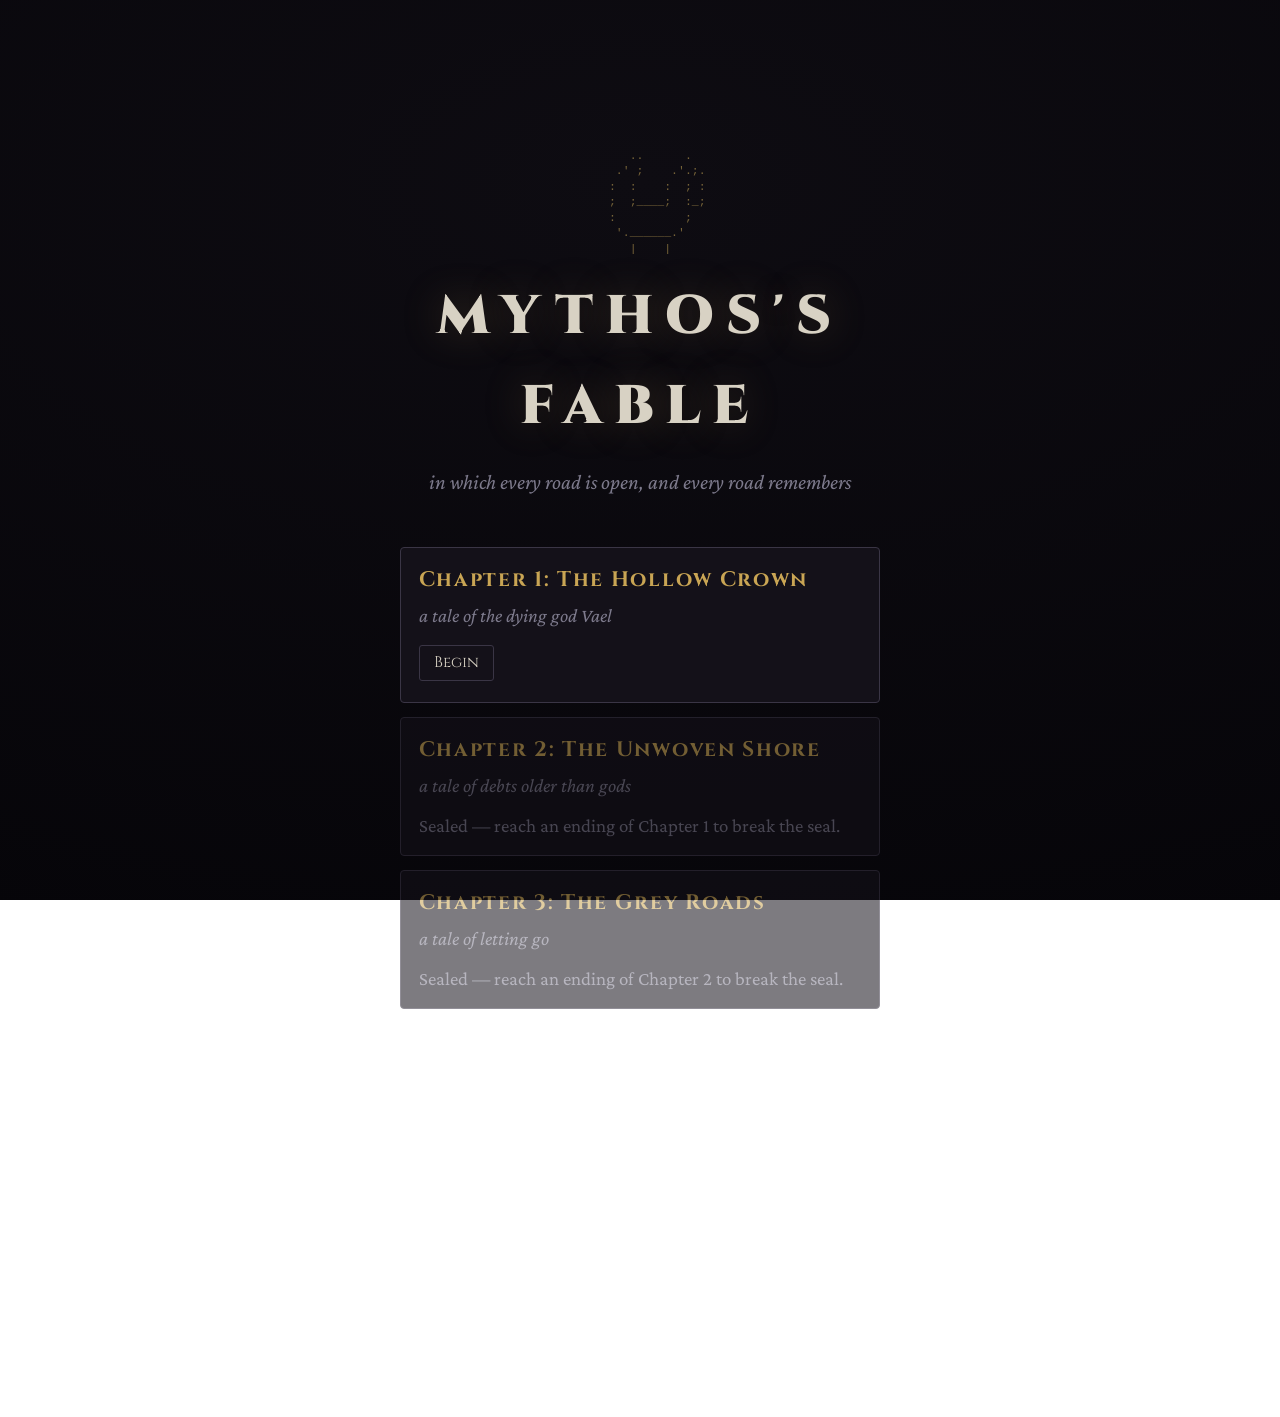
<file: index.html>
<!DOCTYPE html>
<html lang="en">
<head>
<meta charset="utf-8">
<meta name="viewport" content="width=device-width, initial-scale=1">
<title>Mythos's Fable</title>
<link rel="preconnect" href="https://fonts.googleapis.com">
<link rel="preconnect" href="https://fonts.gstatic.com" crossorigin>
<link href="https://fonts.googleapis.com/css2?family=Cinzel:wght@500;700;900&family=Crimson+Pro:ital,wght@0,400;0,600;1,400;1,600&display=swap" rel="stylesheet">
<link rel="stylesheet" href="css/style.css">
</head>
<body>
  <header id="toolbar" class="hidden"></header>
  <main id="stage">
    <div id="column">
      <div id="scroll"></div>
      <div id="controls"></div>
    </div>
  </main>
  <div id="modal-root" class="hidden"></div>
  <div id="toast-root"></div>

  <!-- Load order matters: namespace → data → framework → story → engine → UI.
       Plain scripts (no modules) so the game runs straight off file://.
       Each chapter pack (js/story/packs/chN.js) loads before its part files.
       Keep this list mirrored in dev-smoke.html. -->
  <script src="js/00-namespace.js"></script>
  <script src="js/items.js"></script>
  <script src="js/dice.js"></script>
  <script src="js/state.js"></script>
  <script src="js/combat.js"></script>
  <script src="js/fx.js"></script>
  <script src="js/story/helpers.js"></script>
  <script src="js/dsl.js"></script>
  <script src="js/chapters.js"></script>
  <script src="js/bridge.js"></script>
  <script src="js/story/prologue.js"></script>
  <script src="js/story/act1.js"></script>
  <script src="js/story/act2.js"></script>
  <script src="js/story/act3.js"></script>
  <script src="js/story/endings.js"></script>
  <script src="js/story/index.js"></script>
  <script src="js/story/packs/ch2.js"></script>
  <script src="js/story/c2/openings.js"></script>
  <script src="js/story/c2/act1.js"></script>
  <script src="js/story/c2/act2.js"></script>
  <script src="js/story/c2/act3.js"></script>
  <script src="js/story/c2/endings.js"></script>
  <script src="js/story/packs/ch3.js"></script>
  <script src="js/story/packs/ch3-openings.js"></script>
  <script src="js/story/packs/ch3-act1.js"></script>
  <script src="js/story/packs/ch3-act2.js"></script>
  <script src="js/story/packs/ch3-act3.js"></script>
  <script src="js/story/packs/ch3-endings.js"></script>
  <script src="js/engine.js"></script>
  <script src="js/save.js"></script>
  <script src="js/profile.js"></script>
  <script src="js/presenter.js"></script>
  <script src="js/meta.js"></script>
  <script src="js/map.js"></script>
  <script src="js/main.js"></script>
</body>
</html>
</file>
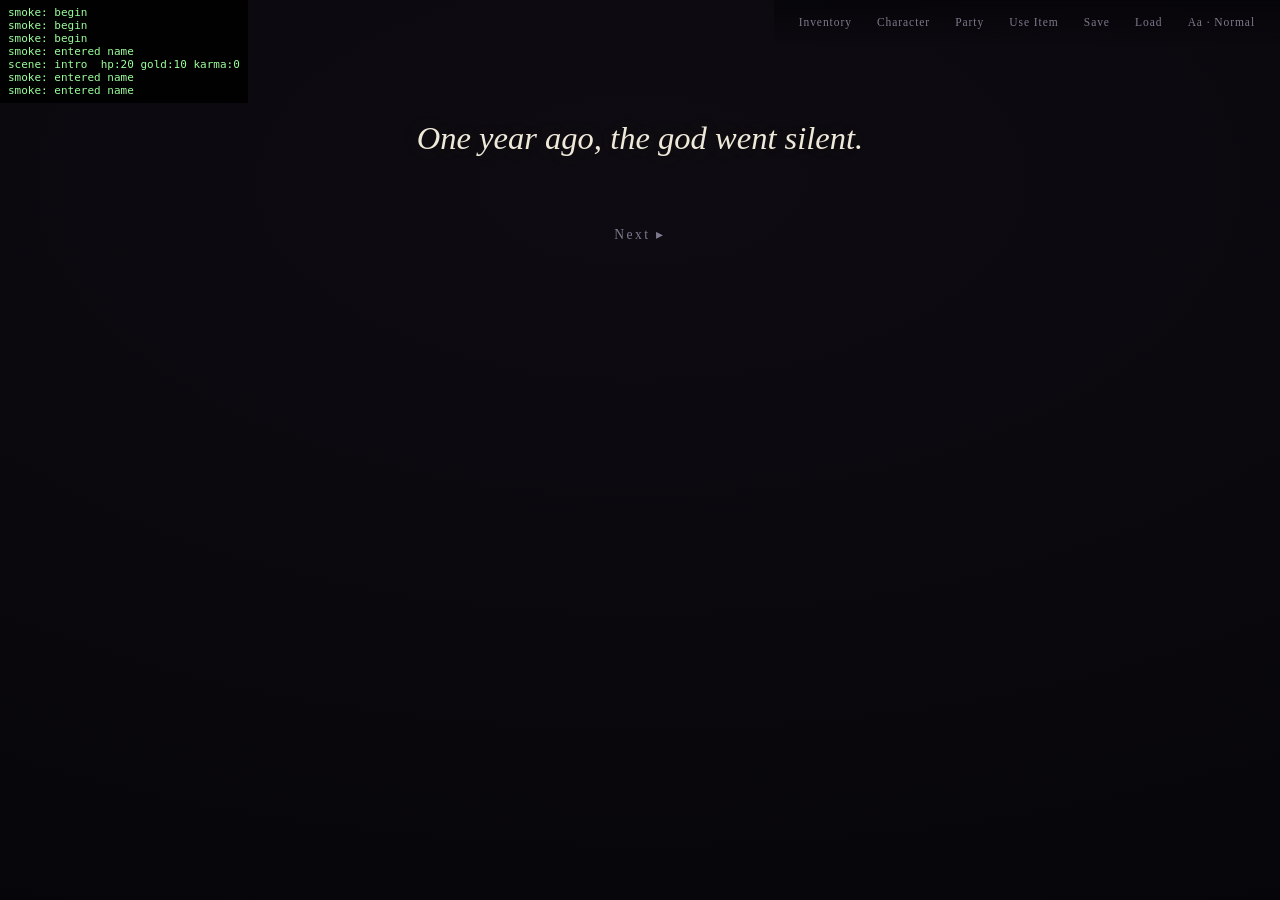
<file: dev-smoke.html>
<!DOCTYPE html>
<!-- Dev harness: loads the game and auto-clicks through it so a headless
     browser screenshot reveals presenter errors. Not part of the game. -->
<html lang="en">
<head>
<meta charset="utf-8">
<title>smoke</title>
<link rel="stylesheet" href="css/style.css">
<style>
#smoke-log { position: fixed; left: 0; top: 0; z-index: 999; max-width: 28rem;
  background: rgba(0,0,0,0.85); color: #9f9; font: 11px monospace;
  padding: 6px 8px; white-space: pre-wrap; }
#smoke-log .err { color: #f66; }
</style>
</head>
<body>
  <header id="toolbar" class="hidden"></header>
  <main id="stage">
    <div id="column">
      <div id="scroll"></div>
      <div id="controls"></div>
    </div>
  </main>
  <div id="modal-root" class="hidden"></div>
  <div id="toast-root"></div>
  <div id="smoke-log"></div>

  <script src="js/00-namespace.js"></script>
  <script src="js/items.js"></script>
  <script src="js/dice.js"></script>
  <script src="js/state.js"></script>
  <script src="js/combat.js"></script>
  <script src="js/fx.js"></script>
  <script src="js/story/helpers.js"></script>
  <script src="js/dsl.js"></script>
  <script src="js/chapters.js"></script>
  <script src="js/bridge.js"></script>
  <script src="js/story/prologue.js"></script>
  <script src="js/story/act1.js"></script>
  <script src="js/story/act2.js"></script>
  <script src="js/story/act3.js"></script>
  <script src="js/story/endings.js"></script>
  <script src="js/story/index.js"></script>
  <script src="js/story/packs/ch2.js"></script>
  <script src="js/story/c2/openings.js"></script>
  <script src="js/story/c2/act1.js"></script>
  <script src="js/story/c2/act2.js"></script>
  <script src="js/story/c2/act3.js"></script>
  <script src="js/story/c2/endings.js"></script>
  <script src="js/story/packs/ch3.js"></script>
  <script src="js/story/packs/ch3-openings.js"></script>
  <script src="js/story/packs/ch3-act1.js"></script>
  <script src="js/story/packs/ch3-act2.js"></script>
  <script src="js/story/packs/ch3-act3.js"></script>
  <script src="js/story/packs/ch3-endings.js"></script>
  <script src="js/engine.js"></script>
  <script src="js/save.js"></script>
  <script src="js/profile.js"></script>
  <script src="js/presenter.js"></script>
  <script src="js/meta.js"></script>
  <script src="js/map.js"></script>
  <script src="js/main.js"></script>
  <script>
  (function () {
    const logEl = document.getElementById("smoke-log");
    let lastScene = null;
    function log(msg, cls) {
      const line = document.createElement("div");
      if (cls) line.className = cls;
      line.textContent = msg;
      logEl.appendChild(line);
    }
    window.addEventListener("error", (e) => log("ERROR: " + e.message, "err"));
    window.addEventListener("unhandledrejection",
      (e) => log("REJECTION: " + (e.reason && e.reason.message || e.reason), "err"));

    const params = new URLSearchParams(location.search);
    const maxSteps = Number(params.get("steps") || 40);
    try { localStorage.removeItem(HC.save.KEY); } catch (e) {}

    // Force instant speed for the run WITHOUT polluting the player's stored
    // setting: cycleSpeed persists to hc_speed, so put the original back
    // (the presenter only reads it at boot).
    const origSpeed = localStorage.getItem("hc_speed");
    function forceInstant() {
      if (HC.presenter.getSpeed() === "instant") return;
      while (HC.presenter.getSpeed() !== "instant") HC.presenter.cycleSpeed();
      if (origSpeed === null) localStorage.removeItem("hc_speed");
      else localStorage.setItem("hc_speed", origSpeed);
    }

    let steps = 0;
    function tick() {
      if (steps++ > maxSteps) { log("smoke: step budget spent"); return; }
      forceInstant();
      const state = HC.presenter.getState();
      if (state && state.scene !== lastScene) {
        lastScene = state.scene;
        log(`scene: ${lastScene}  hp:${state.player.hp} gold:${state.player.gold} karma:${state.karma}`);
      }
      const q = (sel) => document.querySelector(sel);
      // ?map=1: when an ending screen appears, open the map and halt there
      // (lets a headless --screenshot capture the open overlay).
      if (params.get("map")) {
        const mapBtn = Array.from(document.querySelectorAll(".choice-list .btn"))
          .find((b) => b.textContent.indexOf("map of roads") !== -1);
        if (mapBtn) {
          mapBtn.click();
          log("smoke: map opened, halting");
          return;
        }
      }
      const input = q(".name-entry input");
      const mapClose = q("#map-overlay .map-close");
      const cont = q(".continue-btn");
      const modalBtn = q("#modal-root .btn");
      const combatBtn = q("#combat-panel .action-bar .btn:not([disabled])");
      const choiceBtns = document.querySelectorAll(".choice-list .btn");
      const choice = choiceBtns.length
        ? choiceBtns[Math.floor(Math.random() * choiceBtns.length)] : null;
      const titleBtns = document.querySelectorAll("#title-screen .btn");
      if (input) {
        input.value = "Smoke";
        q(".name-entry button").click();
        log("smoke: entered name");
      } else if (mapClose) {
        log("smoke: closed map overlay");
        mapClose.click();
      } else if (modalBtn) {
        modalBtn.click();
      } else if (cont) {
        cont.click();
      } else if (combatBtn) {
        combatBtn.click();
      } else if (choice) {
        choice.click();
      } else if (titleBtns.length) {
        // chapter menu: prefer a Begin button (the save was cleared above)
        const begin = Array.from(titleBtns)
          .find((b) => b.textContent.indexOf("Begin") !== -1);
        (begin || titleBtns[titleBtns.length - 1]).click();
        log("smoke: begin");
      }
      setTimeout(tick, 100);
    }
    setTimeout(tick, 400);
  })();
  </script>
</body>
</html>
</file>
<file: css/style.css>
/* The Hollow Crown — dark-fantasy theme.
   Fonts: Cinzel (title/UI), Crimson Pro (prose); Georgia fallback for offline. */

:root {
  --bg: #0e0c12;
  --bg-deep: #060509;
  --card: #141119;
  --bone: #d8d2c4;
  --grey: #7d7a8c;
  --gold: #c9a554;
  --gold-dim: #8a7440;
  --green: #7fa974;
  --red: #c75e68;
  --cyan: #6fa8a0;
  --magenta: #a07fc0;
  --border: #3a3545;
  --font-ui: "Cinzel", Georgia, "Times New Roman", serif;
  --font-prose: "Crimson Pro", Georgia, "Times New Roman", serif;
}

* { box-sizing: border-box; }

html { scroll-behavior: smooth; }

body {
  margin: 0;
  min-height: 100vh;
  background: var(--bg);
  background: radial-gradient(ellipse 120% 90% at 50% 20%, var(--bg) 0%, var(--bg-deep) 100%) fixed;
  color: var(--bone);
  font-family: var(--font-prose);
  font-size: 21px;
  line-height: 1.65;
}

#column {
  max-width: 42rem;
  margin: 0 auto;
  padding: 4rem 1.5rem 40vh;
}

/* ------------------------------------------------------------ toolbar */
#toolbar {
  position: fixed;
  top: 0; right: 0;
  z-index: 40;
  display: flex;
  gap: 0.25rem;
  padding: 0.6rem 0.9rem;
  background: linear-gradient(to bottom, rgba(6, 5, 9, 0.92), rgba(6, 5, 9, 0));
}
#toolbar.hidden { display: none; }
#toolbar button {
  font-family: var(--font-ui);
  font-size: 0.72rem;
  letter-spacing: 0.08em;
  color: var(--grey);
  background: transparent;
  border: 1px solid transparent;
  border-radius: 3px;
  padding: 0.35rem 0.6rem;
  cursor: pointer;
  transition: color 0.2s, border-color 0.2s;
}
#toolbar button:hover { color: var(--gold); border-color: var(--border); }

/* ------------------------------------------------------------ dividers */
.divider {
  display: flex;
  align-items: center;
  gap: 0.8rem;
  margin: 2.5rem 0;
  color: var(--border);
  font-size: 0.9rem;
}
.divider::before, .divider::after {
  content: "";
  flex: 1;
  height: 1px;
  background: linear-gradient(to right, transparent, var(--border), transparent);
}

/* ------------------------------------------------------------ beats */
.beat {
  margin: 1.4rem 0;
  white-space: pre-wrap;
}
.beat.typing { /* caret while the typewriter runs */ }
.beat.typing::after {
  content: "▌";
  color: var(--gold-dim);
  animation: caret-blink 0.9s steps(1) infinite;
}
@keyframes caret-blink { 50% { opacity: 0; } }

.punchline {
  margin: 3.2rem 0;
  text-align: center;
  font-size: 1.55em;
  font-style: italic;
  line-height: 1.45;
  color: #efe9da;
  text-shadow: 0 0 24px rgba(201, 165, 84, 0.12);
  opacity: 0;
  transform: translateY(12px);
}
.punchline.show {
  opacity: 1;
  transform: translateY(0);
  transition: opacity 0.7s ease-out, transform 0.7s ease-out;
}
.punchline.show.no-anim { transition: none; }

.heading-beat {
  margin: 3rem 0 1.5rem;
  text-align: center;
  font-family: var(--font-ui);
  font-weight: 700;
  font-size: 1.7rem;
  letter-spacing: 0.14em;
  color: var(--gold);
  text-shadow: 0 0 30px rgba(201, 165, 84, 0.25);
}

.footer-beat {
  margin: 2.5rem 0;
  text-align: center;
  color: var(--grey);
  font-size: 0.95em;
}
.footer-beat .thanks { color: var(--gold); }

/* --------------------------------------------------- notices & rolls */
.mech-block {
  margin: 1.8rem 0;
  padding: 0.8rem 1.2rem;
  border-left: 2px solid var(--border);
  font-size: 0.85em;
  font-family: var(--font-ui);
  letter-spacing: 0.03em;
  animation: mech-in 0.45s ease-out;
}
@keyframes mech-in {
  from { opacity: 0; transform: translateX(-6px); }
  to { opacity: 1; transform: none; }
}
.notice-line { margin: 0.18rem 0; color: var(--grey); }
.notice-line.xp, .notice-line.stat { color: var(--magenta); }
.notice-line.gold, .notice-line.item-gain, .notice-line.levelup { color: var(--gold); }
.notice-line.hp-gain, .notice-line.approval-up, .notice-line.recruit { color: var(--green); }
.notice-line.hp-loss, .notice-line.approval-down, .notice-line.leave,
.notice-line.stat-loss { color: var(--red); }
.notice-line.item-loss { color: var(--grey); }
.notice-line.levelup { font-weight: 700; }

.roll-line { margin: 0.4rem 0; color: var(--grey); }
.roll-line .verdict-ok { color: var(--green); font-weight: 700; }
.roll-line .verdict-fail { color: var(--red); font-weight: 700; }
.roll-line .crit { color: var(--gold); }
.roll-line .fumble { color: var(--red); }

/* ------------------------------------------------------------ controls */
#controls { margin-top: 2.2rem; }

.btn {
  display: block;
  width: 100%;
  font-family: var(--font-ui);
  font-size: 0.95rem;
  text-align: left;
  color: var(--bone);
  background: transparent;
  border: 1px solid var(--border);
  border-radius: 3px;
  padding: 0.8rem 1.1rem;
  margin: 0.55rem 0;
  cursor: pointer;
  line-height: 1.5;
  transition: border-color 0.25s, box-shadow 0.25s, transform 0.25s, color 0.25s;
}
.btn:hover, .btn:focus-visible {
  border-color: var(--gold);
  box-shadow: 0 0 18px rgba(201, 165, 84, 0.12);
  transform: translateX(3px);
  outline: none;
  color: #efe9da;
}
.btn:disabled { opacity: 0.4; cursor: default; transform: none; box-shadow: none; }

.continue-btn {
  display: block;
  margin: 1.6rem auto 0;
  width: auto;
  min-width: 11rem;
  text-align: center;
  font-family: var(--font-ui);
  font-size: 0.85rem;
  letter-spacing: 0.18em;
  color: var(--grey);
  background: transparent;
  border: 1px solid transparent;
  border-radius: 3px;
  padding: 0.7rem 1.6rem;
  cursor: pointer;
  transition: color 0.25s, border-color 0.25s;
  animation: continue-pulse 2.4s ease-in-out infinite;
}
.continue-btn:hover, .continue-btn:focus-visible {
  color: var(--gold);
  border-color: var(--border);
  outline: none;
  animation: none;
}
@keyframes continue-pulse { 50% { opacity: 0.55; } }

.choice-list .btn {
  opacity: 0;
  animation: choice-in 0.5s ease-out forwards;
}
@keyframes choice-in {
  from { opacity: 0; transform: translateY(8px); }
  to { opacity: 1; transform: none; }
}

.tag {
  font-size: 0.72rem;
  font-weight: 700;
  letter-spacing: 0.1em;
  margin-right: 0.5rem;
  text-transform: uppercase;
}
.tag-check { color: var(--magenta); }
.tag-fight { color: var(--red); }

/* ------------------------------------------------------------- combat */
#combat-panel {
  border: 1px solid var(--border);
  border-top: 2px solid var(--red);
  border-radius: 4px;
  background: var(--card);
  padding: 1.1rem 1.3rem;
  margin: 1.5rem 0;
}
.combat-row {
  display: flex;
  justify-content: space-between;
  align-items: baseline;
  gap: 1rem;
  margin: 0.3rem 0 0.5rem;
}
.combat-name {
  font-family: var(--font-ui);
  font-size: 0.95rem;
  letter-spacing: 0.06em;
}
.combat-name.enemy { color: var(--red); }
.combat-name.player { color: var(--bone); }
.combat-hp-num { font-size: 0.85rem; color: var(--grey); font-family: var(--font-ui); }
.hpbar {
  height: 9px;
  border-radius: 5px;
  background: #1a1722;
  overflow: hidden;
  margin-bottom: 0.9rem;
}
.hpbar-fill {
  height: 100%;
  border-radius: 5px;
  transition: width 0.45s ease;
}
.hpbar-fill.enemy { background: linear-gradient(to right, #7c3540, var(--red)); }
.hpbar-fill.player { background: linear-gradient(to right, #4d6b46, var(--green)); }

.action-bar {
  display: grid;
  grid-template-columns: repeat(5, 1fr);
  gap: 0.45rem;
  margin-top: 0.8rem;
}
.action-bar .btn {
  text-align: center;
  padding: 0.6rem 0.3rem;
  margin: 0;
  font-size: 0.78rem;
  letter-spacing: 0.06em;
}
.action-bar .btn.primed {
  border-color: var(--gold);
  box-shadow: 0 0 12px rgba(201, 165, 84, 0.25);
}
.combat-submenu { margin-top: 0.6rem; }
.combat-submenu .btn { font-size: 0.82rem; padding: 0.55rem 0.9rem; }

.combat-log-line { margin: 0.5rem 0; font-size: 0.95em; }
.combat-log-line.good { color: var(--green); }
.combat-log-line.miss { color: var(--gold); }
.combat-log-line.enemy { color: var(--red); }
.combat-log-line.spirit { color: var(--magenta); }
.combat-log-line.companion { color: var(--cyan); }
.combat-log-line.grey { color: var(--grey); }
.combat-log-line.flee { color: var(--cyan); }
.combat-log-line.victory {
  color: var(--green);
  font-weight: 600;
  font-size: 1.15em;
  text-align: center;
  margin: 1.2rem 0;
}

/* ------------------------------------------------------------- modals */
#modal-root {
  position: fixed;
  inset: 0;
  z-index: 60;
  display: flex;
  align-items: center;
  justify-content: center;
  background: rgba(6, 5, 9, 0.78);
  padding: 1.5rem;
}
#modal-root.hidden { display: none; }
.modal-card {
  width: 100%;
  max-width: 34rem;
  max-height: 85vh;
  overflow-y: auto;
  background: var(--card);
  border: 1px solid var(--border);
  border-top: 2px solid var(--gold);
  border-radius: 4px;
  box-shadow: 0 18px 60px rgba(0, 0, 0, 0.6);
  padding: 1.6rem 1.9rem;
}
.modal-title {
  font-family: var(--font-ui);
  font-size: 1.05rem;
  letter-spacing: 0.16em;
  color: var(--gold);
  margin: 0 0 1.1rem;
  text-align: center;
}
.modal-body { font-size: 0.92em; }
.modal-body .entry { margin: 0.9rem 0; }
.modal-body .entry-name { font-weight: 600; }
.modal-body .entry-sub { color: var(--grey); font-size: 0.9em; margin-top: 0.1rem; }
.modal-body .soul-line { color: var(--grey); font-style: italic; margin-top: 1.2rem; }
.modal-body .statline { font-family: var(--font-ui); font-size: 0.82rem; letter-spacing: 0.05em; margin: 0.4rem 0; }
.modal-buttons { margin-top: 1.4rem; }
.modal-buttons .btn { text-align: center; }
.use-row { display: flex; align-items: center; justify-content: space-between; gap: 0.8rem; }
.use-row .btn { width: auto; margin: 0; padding: 0.4rem 1rem; font-size: 0.78rem; }

.c-green { color: var(--green); }
.c-cyan { color: var(--cyan); }
.c-grey { color: var(--grey); }
.c-yellow { color: var(--gold); }
.c-red { color: var(--red); }

/* --------------------------------------------------------------- title */
#title-screen { text-align: center; padding-top: 8vh; }
#title-screen pre {
  display: inline-block;
  text-align: left;
  color: var(--gold-dim);
  font-size: 0.72rem;
  line-height: 1.35;
  opacity: 0.85;
  margin-bottom: 0.5rem;
}
#title-screen h1 {
  font-family: var(--font-ui);
  font-weight: 900;
  font-size: clamp(2rem, 6vw, 3.4rem);
  letter-spacing: 0.22em;
  margin: 0.5rem 0 0.8rem;
  color: var(--bone);
  text-shadow: 0 0 40px rgba(201, 165, 84, 0.25);
}
#title-screen .chapter {
  font-family: var(--font-ui);
  font-weight: 700;
  font-size: clamp(0.95rem, 2.4vw, 1.25rem);
  letter-spacing: 0.18em;
  text-transform: uppercase;
  color: var(--gold);
  margin: 0 0 1.1rem;
}
#title-screen .subtitle {
  color: var(--grey);
  font-style: italic;
  margin: 0.2rem 0;
}
#title-screen .title-buttons { max-width: 24rem; margin: 3rem auto 0; }
#title-screen .title-buttons .btn { text-align: center; }
#title-screen .save-hint { color: var(--grey); font-size: 0.85em; margin-top: 0.6rem; }

#title-screen .btn-primary {
  border-color: var(--gold);
  color: var(--gold);
  box-shadow: 0 0 24px rgba(201, 165, 84, 0.12);
}

/* ------------------------------------------------------- chapter menu */
.chapter-list { max-width: 30rem; margin: 2.2rem auto 0; text-align: left; }
.chapter-card {
  background: var(--card);
  border: 1px solid var(--border);
  border-radius: 4px;
  padding: 0.9rem 1.1rem;
  margin-bottom: 0.9rem;
}
.chapter-card .chapter-head {
  font-family: var(--font-ui);
  font-weight: 700;
  letter-spacing: 0.08em;
  color: var(--gold);
}
.chapter-card .chapter-sub {
  color: var(--grey);
  font-style: italic;
  font-size: 0.92em;
  margin-top: 0.15rem;
}
.chapter-card .chapter-actions { margin-top: 0.7rem; }
.chapter-card .chapter-actions .btn {
  display: inline-block;
  width: auto;
  margin: 0 0.5rem 0.4rem 0;
  padding: 0.35rem 0.9rem;
}
.chapter-card .endings-count {
  color: var(--grey);
  font-size: 0.8em;
  margin-top: 0.3rem;
}
.chapter-card.locked { opacity: 0.55; }
.chapter-card .chapter-sealed {
  color: var(--grey);
  font-size: 0.9em;
  margin-top: 0.5rem;
}

.name-entry { max-width: 26rem; margin: 2.5rem auto 0; text-align: center; }
.name-entry input {
  width: 100%;
  background: var(--card);
  border: 1px solid var(--border);
  border-radius: 3px;
  color: var(--bone);
  font-family: var(--font-prose);
  font-size: 1.2rem;
  text-align: center;
  padding: 0.7rem 1rem;
  margin: 1rem 0 0.4rem;
}
.name-entry input:focus { outline: none; border-color: var(--gold); }

/* ------------------------------------------------------------- toasts */
#toast-root {
  position: fixed;
  bottom: 1.2rem;
  left: 50%;
  transform: translateX(-50%);
  z-index: 80;
  pointer-events: none;
}
.toast {
  font-family: var(--font-ui);
  font-size: 0.75rem;
  letter-spacing: 0.1em;
  color: var(--gold);
  background: rgba(20, 17, 25, 0.95);
  border: 1px solid var(--border);
  border-radius: 3px;
  padding: 0.5rem 1.1rem;
  margin-top: 0.4rem;
  animation: toast-in-out 2.4s ease forwards;
}
@keyframes toast-in-out {
  0% { opacity: 0; transform: translateY(8px); }
  12%, 80% { opacity: 1; transform: none; }
  100% { opacity: 0; }
}

/* ----------------------------------------------------------- utilities */
.hidden { display: none !important; }
.fade-out { opacity: 0; transition: opacity 0.2s ease; }

@media (prefers-reduced-motion: reduce) {
  html { scroll-behavior: auto; }
  .punchline { transition: none !important; }
  .continue-btn { animation: none; }
}

/* ------------------------------------------------------ the map of roads */
#map-overlay {
  position: fixed;
  inset: 0;
  z-index: 90;
  display: flex;
  flex-direction: column;
  background: radial-gradient(ellipse 120% 90% at 50% 20%, var(--bg) 0%, var(--bg-deep) 100%);
}
#map-overlay .map-bar {
  display: flex;
  align-items: center;
  flex-wrap: wrap;
  gap: 0.4rem 1.2rem;
  padding: 0.6rem 1.2rem;
  border-bottom: 1px solid var(--border);
  background: rgba(6, 5, 9, 0.7);
}
#map-overlay .map-title {
  font-family: var(--font-ui);
  font-size: 1rem;
  font-weight: 700;
  letter-spacing: 0.18em;
  color: var(--gold);
  margin: 0;
}
#map-overlay .map-count {
  color: var(--grey);
  font-size: 0.85rem;
  font-style: italic;
}
#map-overlay .map-legend {
  display: flex;
  gap: 0.9rem;
  margin-left: auto;
  font-size: 0.78rem;
  color: var(--grey);
}
#map-overlay .legend-item { display: flex; align-items: center; gap: 0.35rem; }
#map-overlay .legend-swatch {
  width: 0.7rem; height: 0.7rem;
  border-radius: 2px;
  border: 1px solid var(--border);
}
.legend-swatch.lg-walked  { background: var(--gold); border-color: var(--gold); }
.legend-swatch.lg-seen    { background: var(--card); border-color: var(--bone); }
.legend-swatch.lg-unknown { background: var(--card); }
.legend-swatch.lg-check   { background: var(--magenta); border-color: var(--magenta); }
.legend-swatch.lg-combat  { background: var(--red); border-color: var(--red); }
.legend-swatch.lg-ending  { background: transparent; border-color: var(--gold); border-radius: 50%; }
#map-overlay .map-controls { display: flex; gap: 0.4rem; }
#map-overlay .map-btn {
  background: transparent;
  border: 1px solid var(--border);
  border-radius: 3px;
  color: var(--bone);
  font-family: var(--font-ui);
  font-size: 0.8rem;
  padding: 0.25rem 0.7rem;
  cursor: pointer;
  min-width: 2rem;
}
#map-overlay .map-btn:hover { border-color: var(--gold); color: var(--gold); }
#map-overlay .map-canvas {
  flex: 1;
  overflow: hidden;
  cursor: grab;
  touch-action: none;
}
#map-overlay .map-canvas.dragging { cursor: grabbing; }
#map-overlay svg { display: block; }

/* edges */
.map-edge { stroke: var(--border); stroke-width: 1.4; opacity: 0.8; }
.map-edge.kind-check-ok   { stroke: var(--magenta); }
.map-edge.kind-check-fail { stroke: var(--magenta); stroke-dasharray: 4 3; }
.map-edge.kind-combat     { stroke: var(--red); }
.map-edge.kind-flee       { stroke: var(--grey); stroke-dasharray: 4 3; }
.map-edge.kind-fate       { stroke: var(--cyan); stroke-dasharray: 6 3; }
.map-edge.back            { opacity: 0.3; stroke-dasharray: 3 4; }
.map-edge.unseen          { opacity: 0.22; }
.map-edge.walked          { stroke: var(--gold); stroke-width: 2.6; opacity: 1; }

/* nodes */
.map-node rect {
  fill: var(--card);
  stroke: var(--grey);
  stroke-width: 1;
}
.map-node text {
  fill: var(--bone);
  font-family: var(--font-ui);
  font-size: 11px;
  letter-spacing: 0.03em;
}
.map-node.unvisited rect { stroke: var(--border); opacity: 0.55; }
.map-node.unvisited text { fill: var(--grey); opacity: 0.7; }
.map-node.walked rect { stroke: var(--gold); stroke-width: 1.8; }
.map-node.walked text { fill: var(--gold); }
.map-node.ending rect { stroke: var(--gold-dim); }
.map-node.ending:not(.unvisited) rect { stroke: var(--gold); fill: #1a1510; }
.map-node.ending:not(.unvisited) text { fill: var(--gold); }
.map-node.death:not(.unvisited) rect { stroke: var(--red); }
.map-node.death:not(.unvisited) text { fill: var(--red); }
</file>
